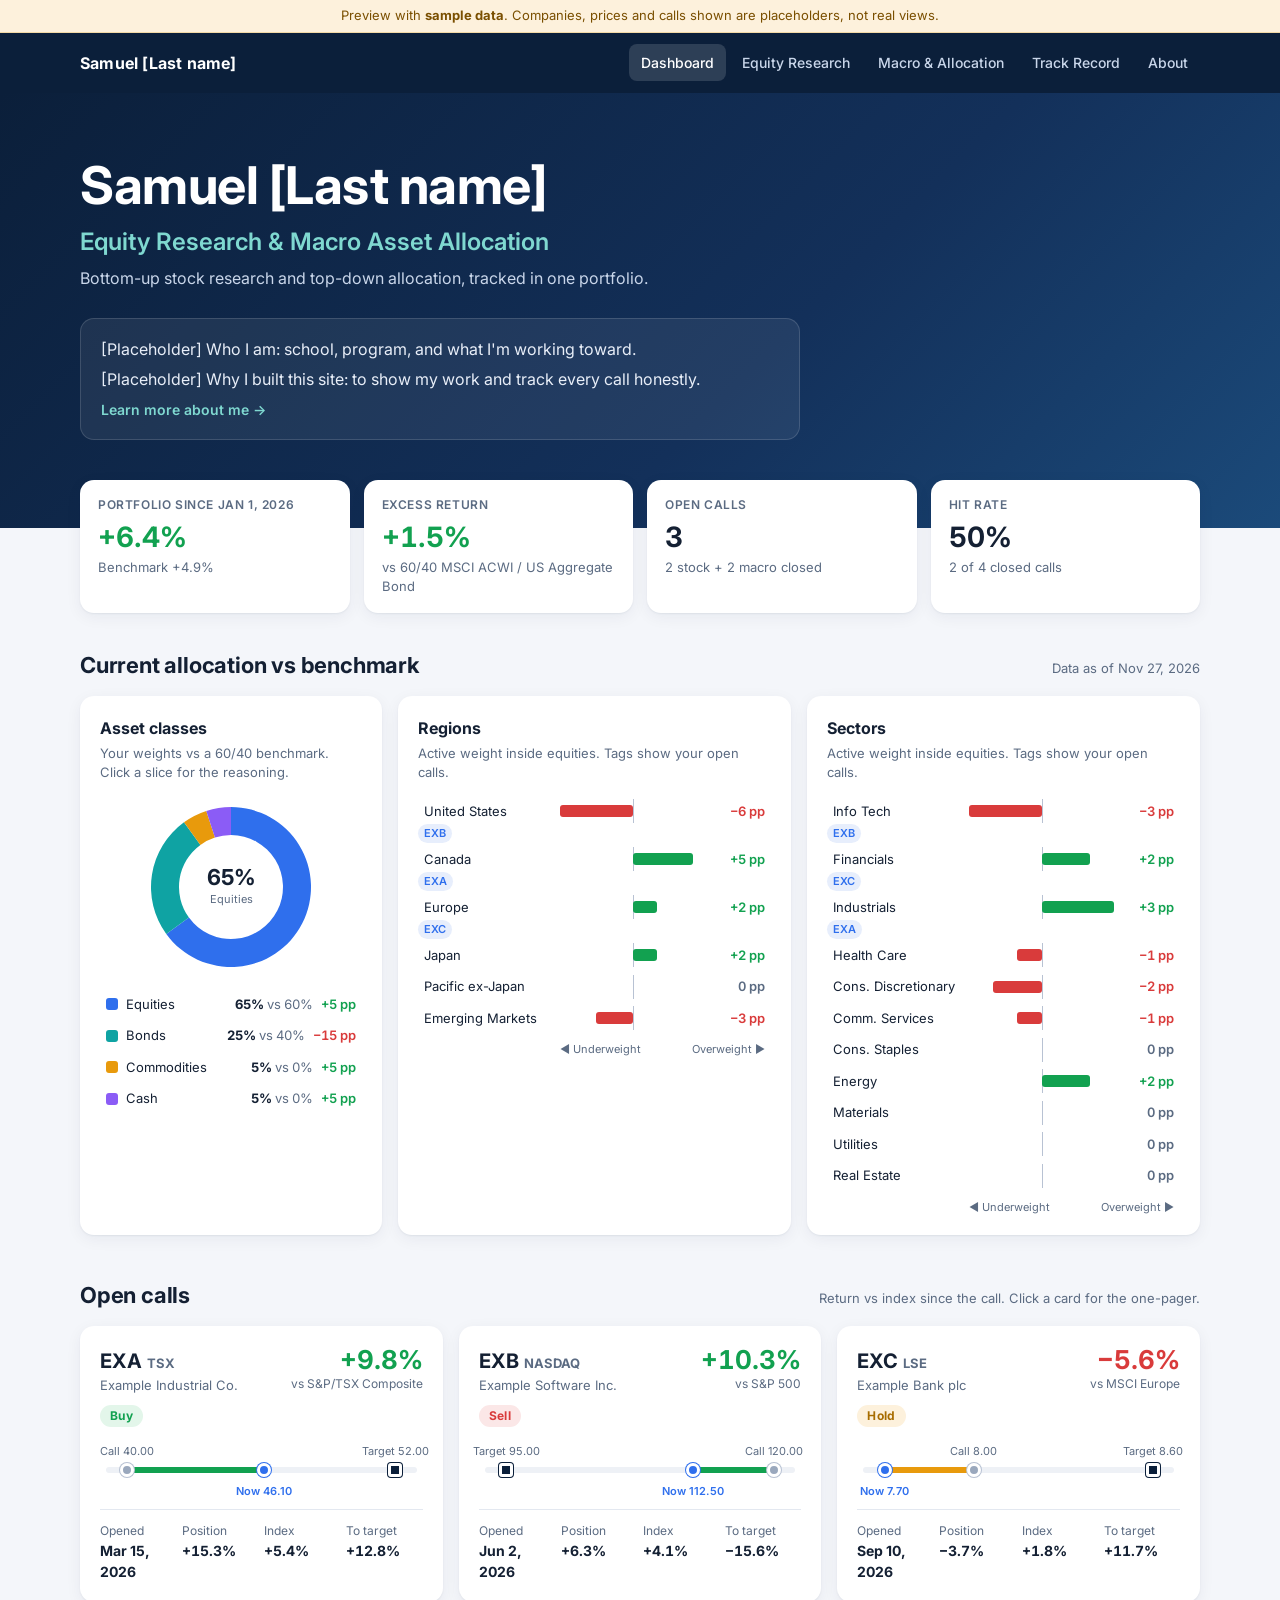
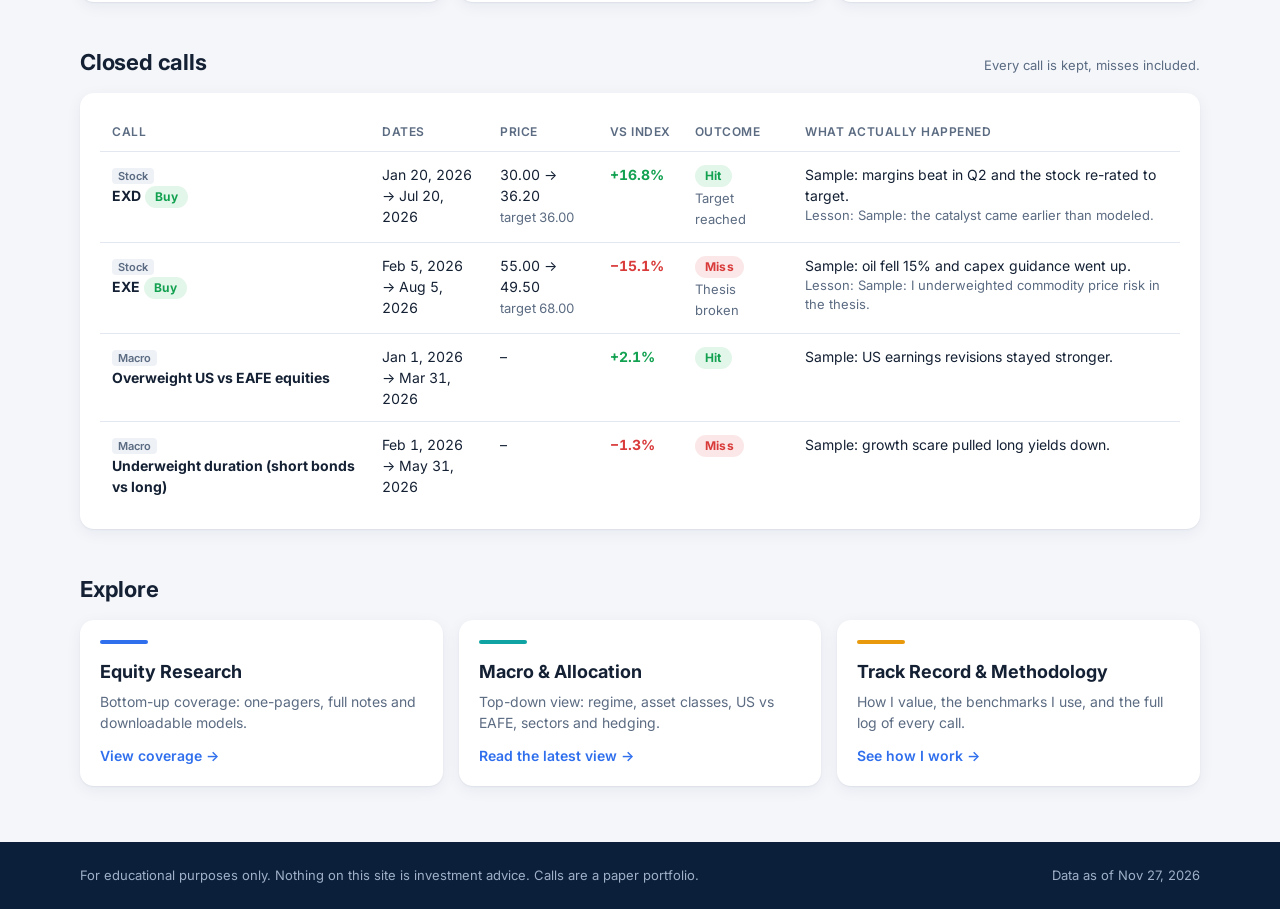
<file: index.html>
<!doctype html>
<html lang="en">
<head>
<meta charset="utf-8">
<meta name="viewport" content="width=device-width, initial-scale=1">
<title>{name} · Equity Research & Macro Allocation</title>
<meta name="description" content="Equity research and macro asset allocation portfolio.">
<link rel="preconnect" href="https://fonts.googleapis.com">
<link rel="preconnect" href="https://fonts.gstatic.com" crossorigin>
<link href="https://fonts.googleapis.com/css2?family=Inter:wght@400;500;600;700&display=swap" rel="stylesheet">
<link rel="stylesheet" href="assets/style.css">
</head>
<body data-page="home">
<div id="site-header"></div>
<section class="hero" id="hero"></section>
<div class="wrap">
  <div class="kpis" id="kpis"></div>

  <section class="block">
    <div class="section-head"><h2>Current allocation vs benchmark</h2><span class="hint" id="asof"></span></div>
    <div class="grid-alloc">
      <div class="card"><h3>Asset classes</h3><p class="card-sub">Your weights vs a 60/40 benchmark. Click a slice for the reasoning.</p><div id="donut"></div></div>
      <div class="card"><h3>Regions</h3><p class="card-sub">Active weight inside equities. Tags show your open calls.</p><div id="regions"></div></div>
      <div class="card"><h3>Sectors</h3><p class="card-sub">Active weight inside equities. Tags show your open calls.</p><div id="sectors"></div></div>
    </div>
  </section>

  <section class="block" id="open-calls">
    <div class="section-head"><h2>Open calls</h2><span class="hint">Return vs index since the call. Click a card for the one-pager.</span></div>
    <div class="calls" id="open-calls-list"></div>
  </section>

  <section class="block" id="closed-calls">
    <div class="section-head"><h2>Closed calls</h2><span class="hint">Every call is kept, misses included.</span></div>
    <div id="closed-calls-list"></div>
  </section>

  <section class="block">
    <div class="section-head"><h2>Explore</h2></div>
    <div class="explore">
      <a class="card card-link" href="equity.html"><div class="accent" style="background:var(--blue)"></div><h3>Equity Research</h3><p>Bottom-up coverage: one-pagers, full notes and downloadable models.</p><div class="go">View coverage →</div></a>
      <a class="card card-link" href="macro.html"><div class="accent" style="background:var(--teal)"></div><h3>Macro & Allocation</h3><p>Top-down view: regime, asset classes, US vs EAFE, sectors and hedging.</p><div class="go">Read the latest view →</div></a>
      <a class="card card-link" href="track-record.html"><div class="accent" style="background:var(--amber)"></div><h3>Track Record & Methodology</h3><p>How I value, the benchmarks I use, and the full log of every call.</p><div class="go">See how I work →</div></a>
    </div>
  </section>
</div>
<div id="site-footer"></div>
<script src="assets/data.js"></script>
<script src="assets/app.js"></script>
</body>
</html>
</file>
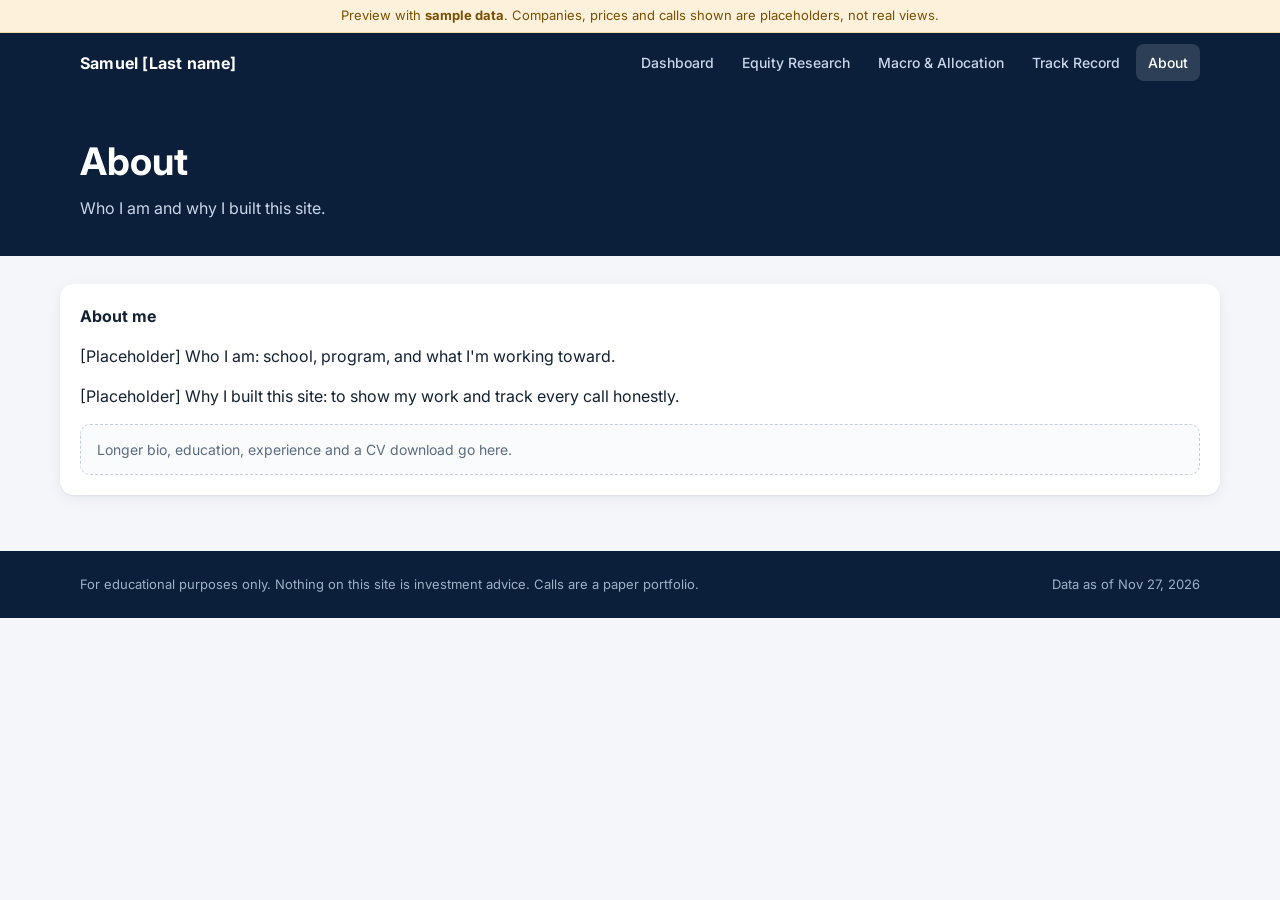
<file: about.html>
<!doctype html>
<html lang="en">
<head>
<meta charset="utf-8">
<meta name="viewport" content="width=device-width, initial-scale=1">
<title>About · {name}</title>
<meta name="description" content="Equity research and macro asset allocation portfolio.">
<link rel="preconnect" href="https://fonts.googleapis.com">
<link rel="preconnect" href="https://fonts.gstatic.com" crossorigin>
<link href="https://fonts.googleapis.com/css2?family=Inter:wght@400;500;600;700&display=swap" rel="stylesheet">
<link rel="stylesheet" href="assets/style.css">
</head>
<body data-page="about">
<div id="site-header"></div>
<section class="page-hero"><div class="wrap"><h1>About</h1><p>Who I am and why I built this site.</p></div></section>
<div class="wrap page-body" id="about-body"></div>
<div id="site-footer"></div>
<script src="assets/data.js"></script>
<script src="assets/app.js"></script>
</body>
</html>
</file>
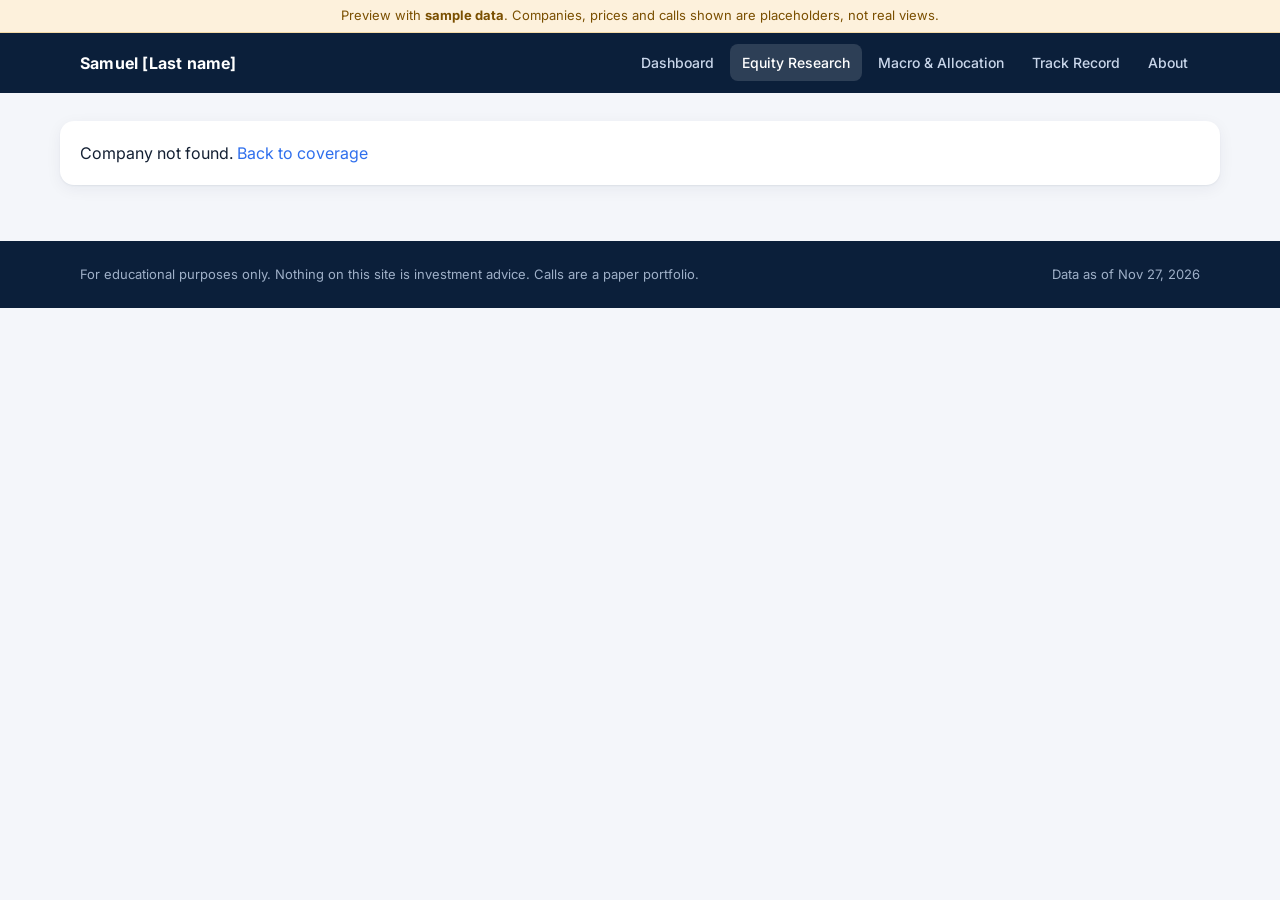
<file: company.html>
<!doctype html>
<html lang="en">
<head>
<meta charset="utf-8">
<meta name="viewport" content="width=device-width, initial-scale=1">
<title>Company · {name}</title>
<meta name="description" content="Equity research and macro asset allocation portfolio.">
<link rel="preconnect" href="https://fonts.googleapis.com">
<link rel="preconnect" href="https://fonts.gstatic.com" crossorigin>
<link href="https://fonts.googleapis.com/css2?family=Inter:wght@400;500;600;700&display=swap" rel="stylesheet">
<link rel="stylesheet" href="assets/style.css">
</head>
<body data-page="company">
<div id="site-header"></div>
<div id="company"></div>
<div id="site-footer"></div>
<script src="assets/data.js"></script>
<script src="assets/app.js"></script>
</body>
</html>
</file>
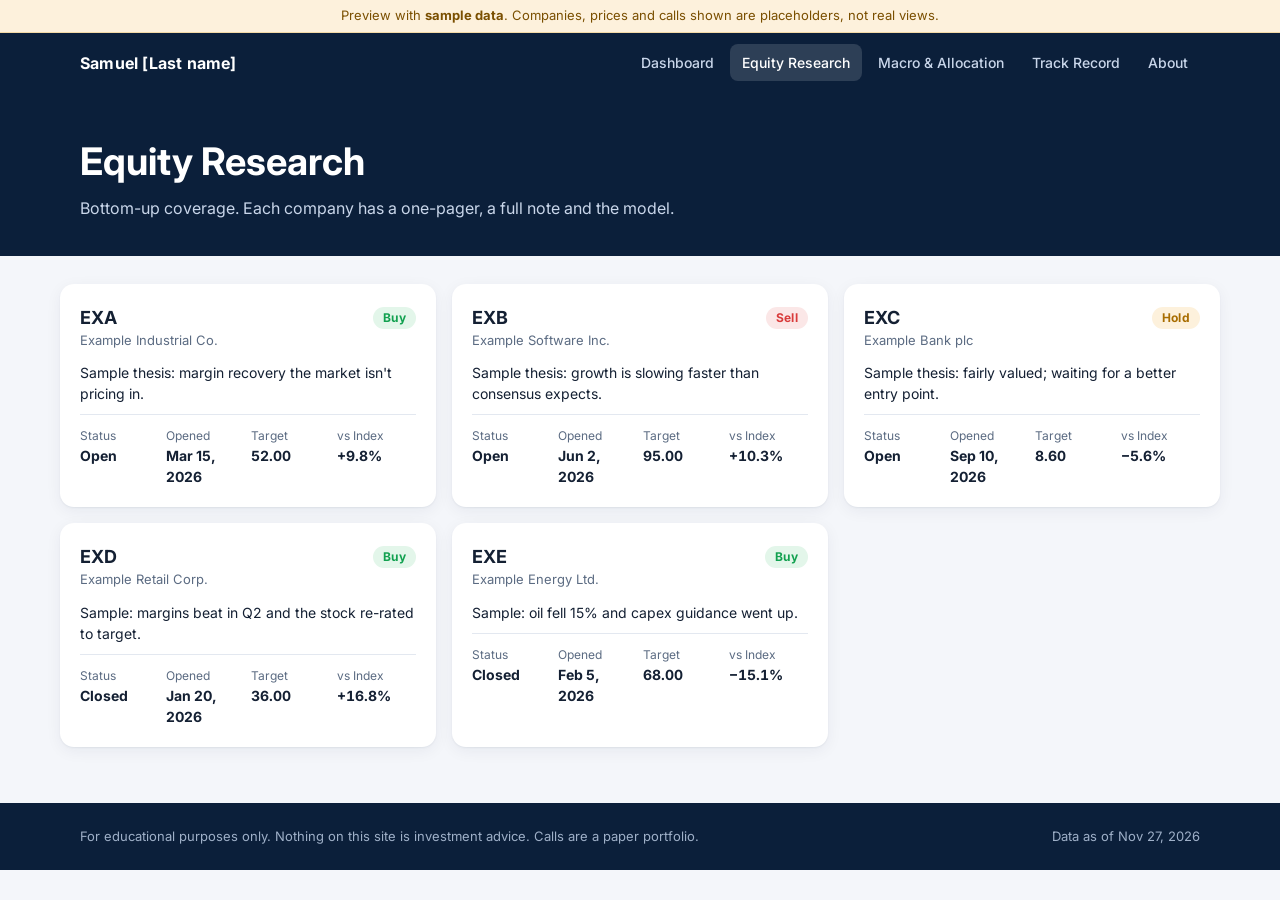
<file: equity.html>
<!doctype html>
<html lang="en">
<head>
<meta charset="utf-8">
<meta name="viewport" content="width=device-width, initial-scale=1">
<title>Equity Research · {name}</title>
<meta name="description" content="Equity research and macro asset allocation portfolio.">
<link rel="preconnect" href="https://fonts.googleapis.com">
<link rel="preconnect" href="https://fonts.gstatic.com" crossorigin>
<link href="https://fonts.googleapis.com/css2?family=Inter:wght@400;500;600;700&display=swap" rel="stylesheet">
<link rel="stylesheet" href="assets/style.css">
</head>
<body data-page="equity">
<div id="site-header"></div>
<section class="page-hero"><div class="wrap"><h1>Equity Research</h1><p>Bottom-up coverage. Each company has a one-pager, a full note and the model.</p></div></section>
<div class="wrap page-body"><div id="coverage"></div></div>
<div id="site-footer"></div>
<script src="assets/data.js"></script>
<script src="assets/app.js"></script>
</body>
</html>
</file>
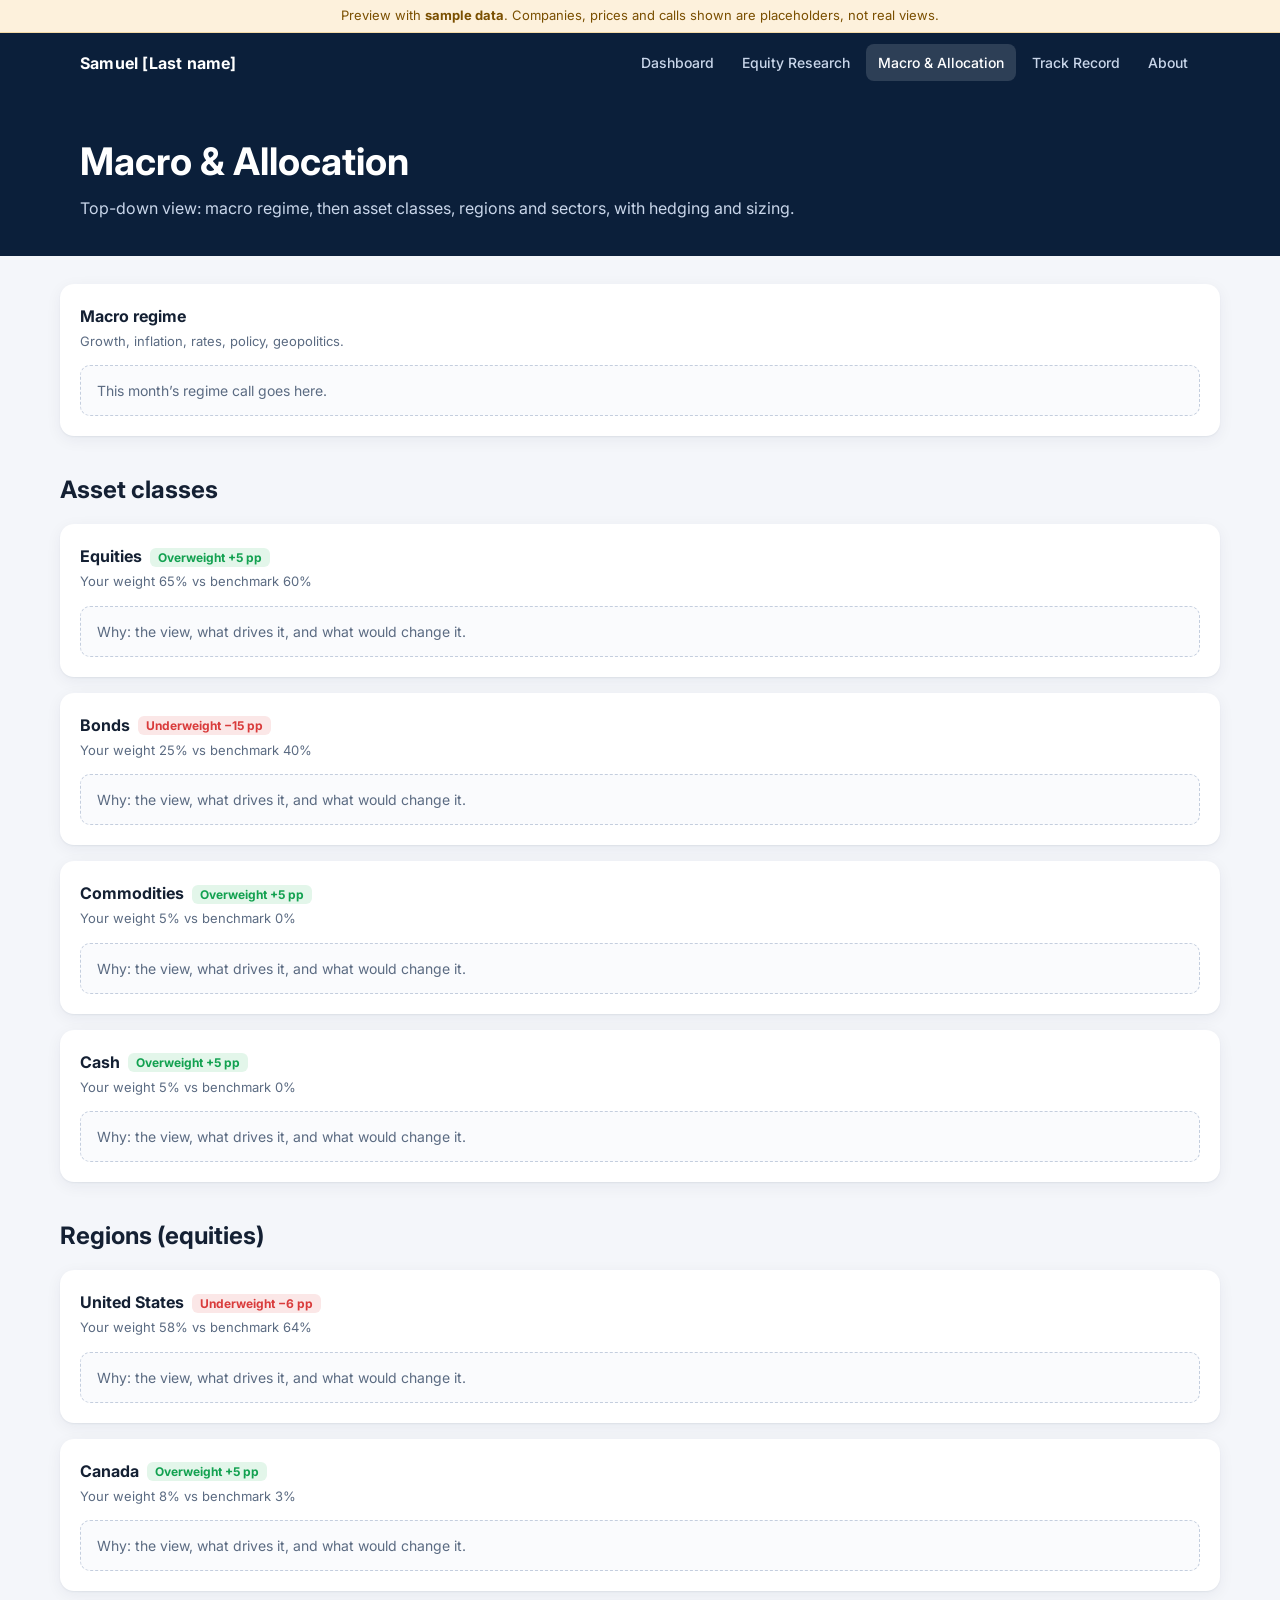
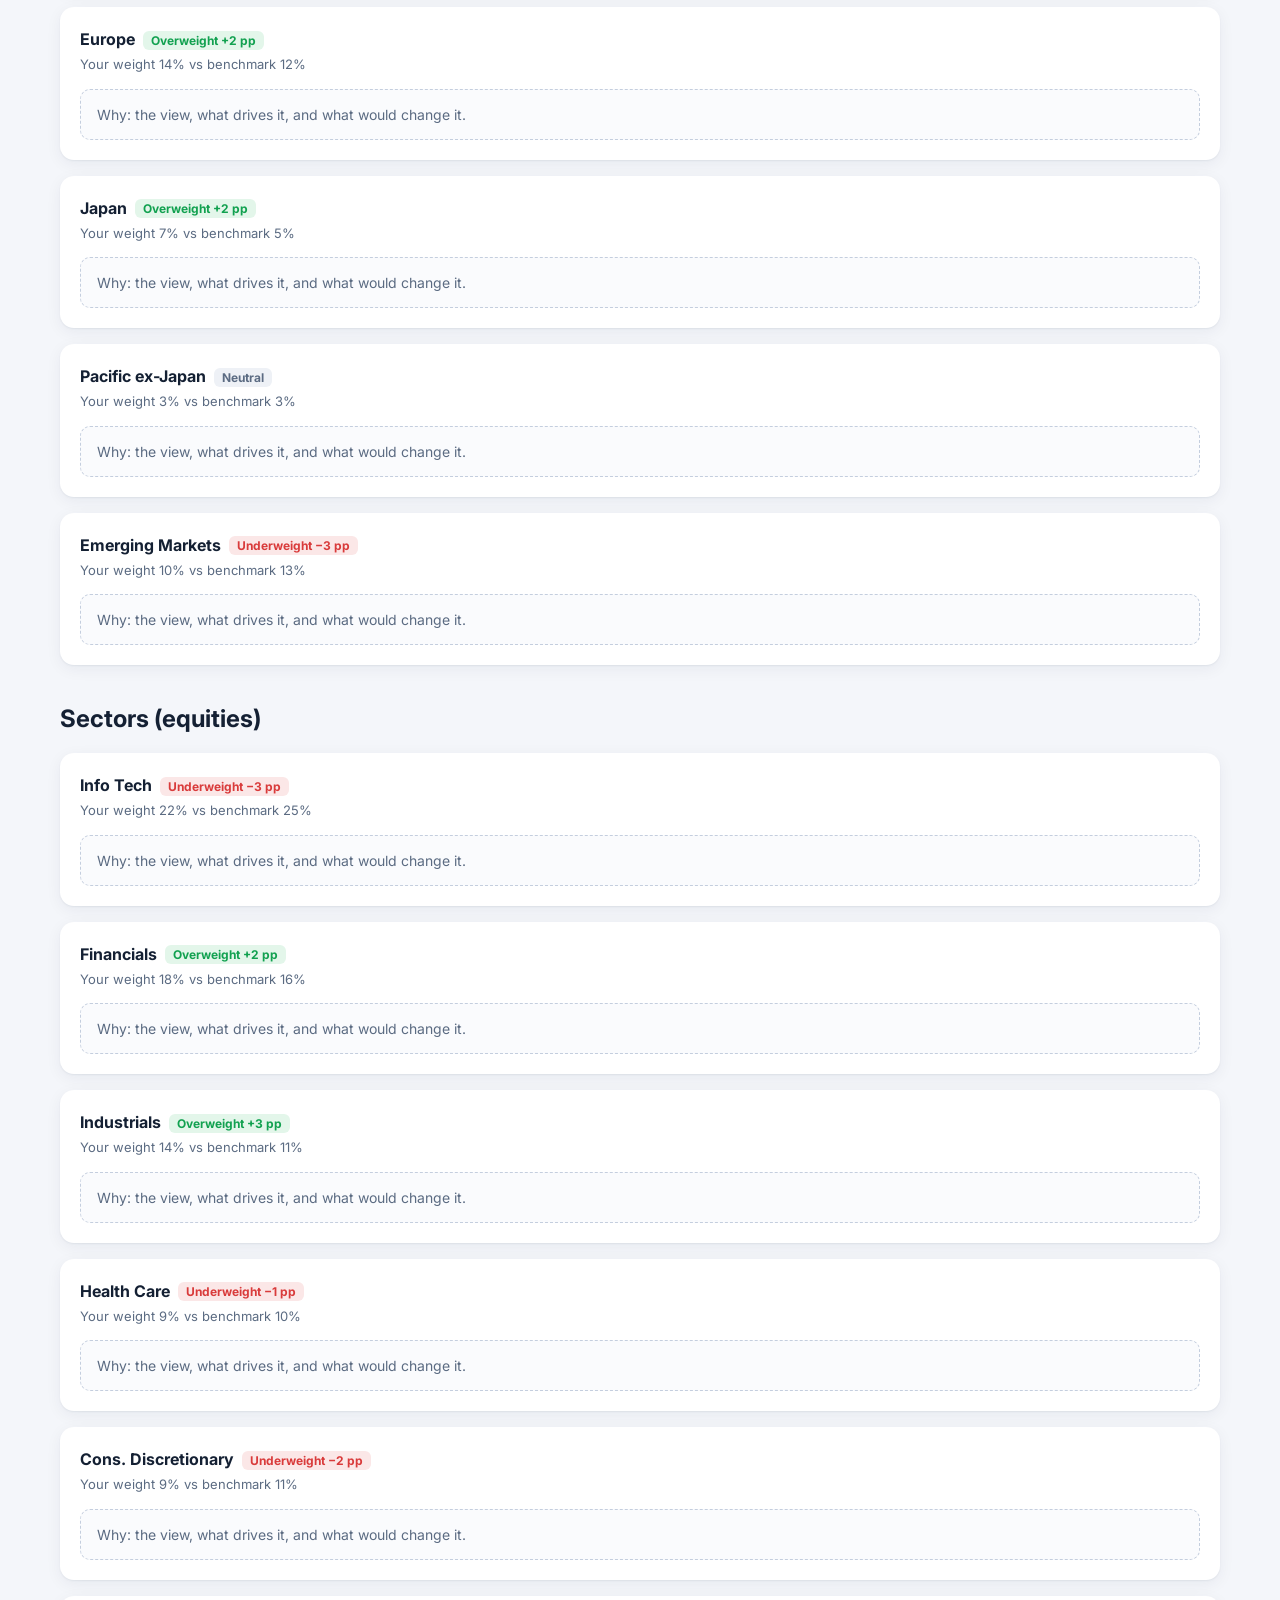
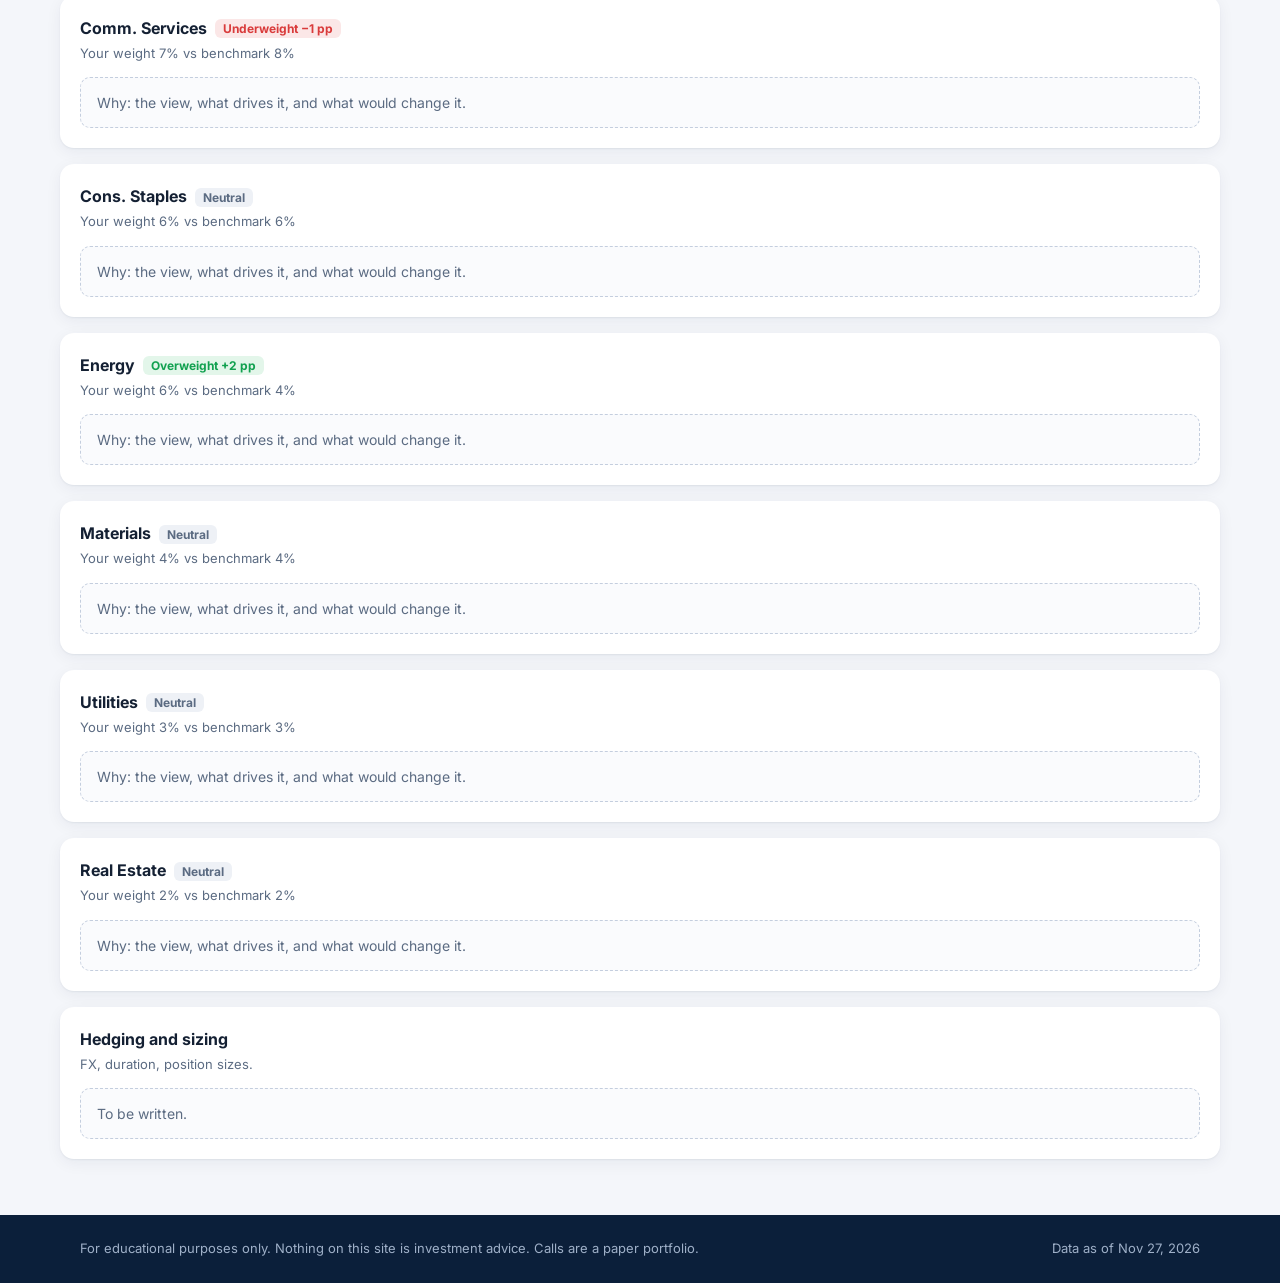
<file: macro.html>
<!doctype html>
<html lang="en">
<head>
<meta charset="utf-8">
<meta name="viewport" content="width=device-width, initial-scale=1">
<title>Macro & Allocation · {name}</title>
<meta name="description" content="Equity research and macro asset allocation portfolio.">
<link rel="preconnect" href="https://fonts.googleapis.com">
<link rel="preconnect" href="https://fonts.gstatic.com" crossorigin>
<link href="https://fonts.googleapis.com/css2?family=Inter:wght@400;500;600;700&display=swap" rel="stylesheet">
<link rel="stylesheet" href="assets/style.css">
</head>
<body data-page="macro">
<div id="site-header"></div>
<section class="page-hero"><div class="wrap"><h1>Macro & Allocation</h1><p>Top-down view: macro regime, then asset classes, regions and sectors, with hedging and sizing.</p></div></section>
<div class="wrap page-body" id="macro-body"></div>
<div id="site-footer"></div>
<script src="assets/data.js"></script>
<script src="assets/app.js"></script>
</body>
</html>
</file>
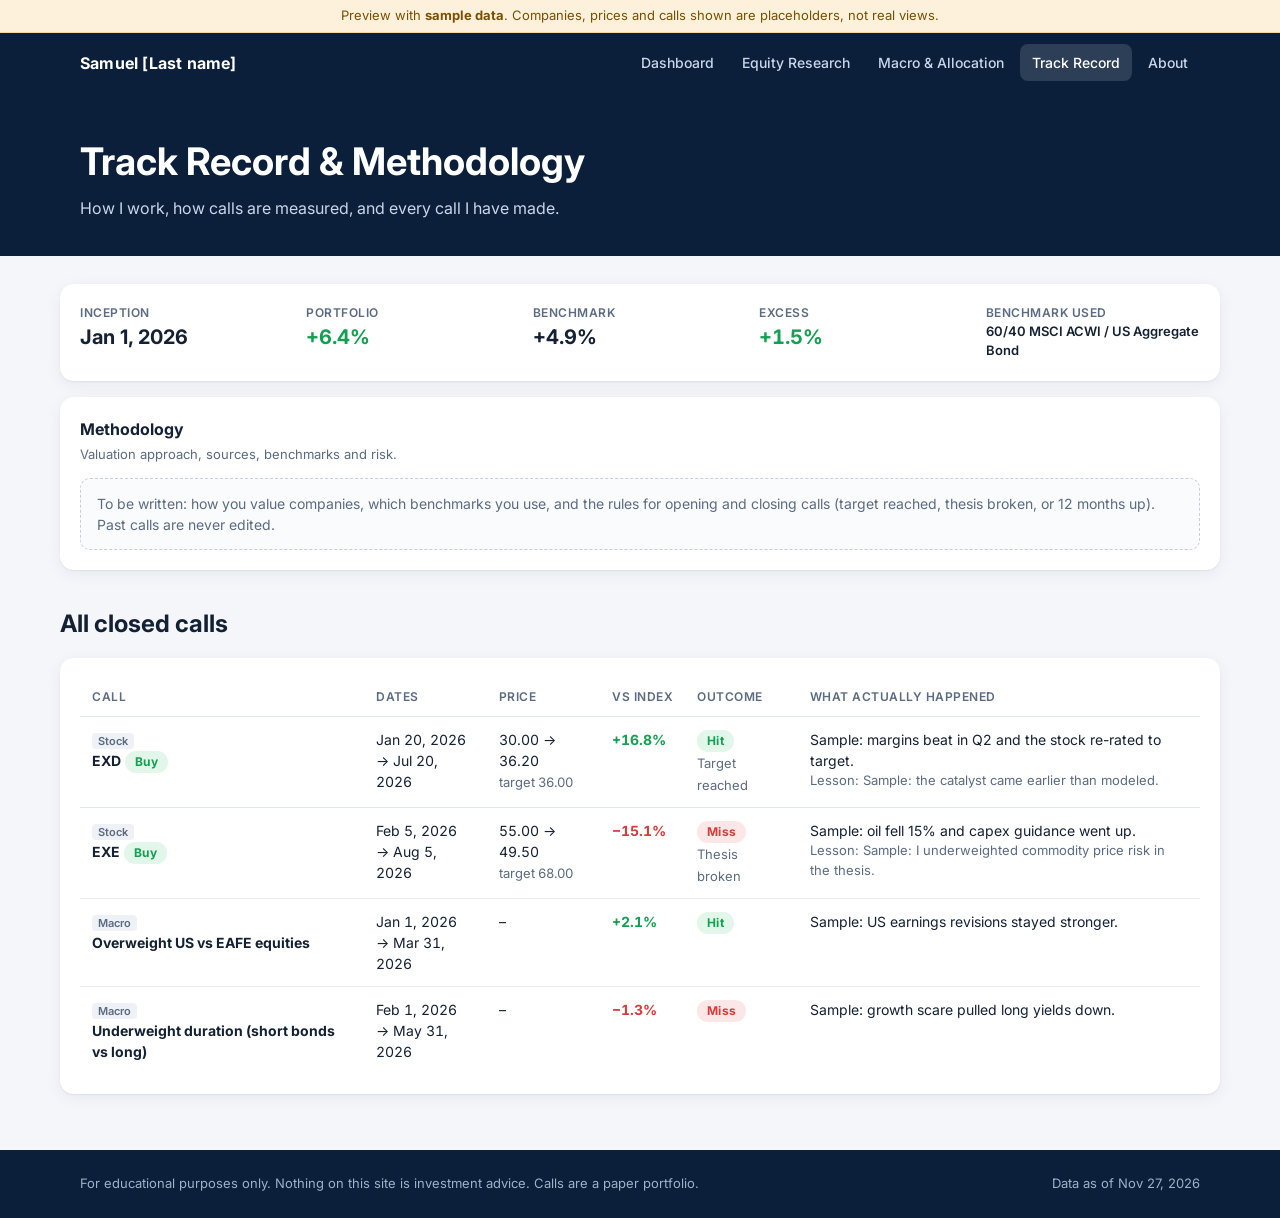
<file: track-record.html>
<!doctype html>
<html lang="en">
<head>
<meta charset="utf-8">
<meta name="viewport" content="width=device-width, initial-scale=1">
<title>Track Record · {name}</title>
<meta name="description" content="Equity research and macro asset allocation portfolio.">
<link rel="preconnect" href="https://fonts.googleapis.com">
<link rel="preconnect" href="https://fonts.gstatic.com" crossorigin>
<link href="https://fonts.googleapis.com/css2?family=Inter:wght@400;500;600;700&display=swap" rel="stylesheet">
<link rel="stylesheet" href="assets/style.css">
</head>
<body data-page="track">
<div id="site-header"></div>
<section class="page-hero"><div class="wrap"><h1>Track Record & Methodology</h1><p>How I work, how calls are measured, and every call I have made.</p></div></section>
<div class="wrap page-body">
  <div id="track-perf"></div>
  <div class="card"><h3>Methodology</h3><p class="card-sub">Valuation approach, sources, benchmarks and risk.</p><div class="placeholder">To be written: how you value companies, which benchmarks you use, and the rules for opening and closing calls (target reached, thesis broken, or 12 months up). Past calls are never edited.</div></div>
  <h2 style="margin:20px 0 0">All closed calls</h2>
  <div id="track-closed"></div>
</div>
<div id="site-footer"></div>
<script src="assets/data.js"></script>
<script src="assets/app.js"></script>
</body>
</html>
</file>
<file: assets/style.css>
:root {
  --navy: #0b1f3a;
  --navy-2: #13305a;
  --ink: #142033;
  --muted: #5b6b82;
  --line: #e3e8f0;
  --bg: #f4f6fa;
  --card: #ffffff;
  --blue: #2f6fed;
  --teal: #0fa3a3;
  --green: #12a150;
  --green-bg: #e3f6ea;
  --red: #d93b3b;
  --red-bg: #fbe7e7;
  --amber: #e89a0c;
  --amber-bg: #fdf1dc;
  --gray-bg: #eef1f6;
  --radius: 14px;
  --shadow: 0 1px 2px rgba(16, 32, 64, .06), 0 4px 16px rgba(16, 32, 64, .06);
}

* { box-sizing: border-box; }
html { scroll-behavior: smooth; }
body {
  margin: 0;
  font-family: "Inter", system-ui, -apple-system, "Segoe UI", Roboto, sans-serif;
  color: var(--ink);
  background: var(--bg);
  line-height: 1.5;
  -webkit-font-smoothing: antialiased;
}
a { color: var(--blue); text-decoration: none; }
a:hover { text-decoration: underline; }
.wrap { max-width: 1160px; margin: 0 auto; padding: 0 20px; }
.num { font-variant-numeric: tabular-nums; }

/* Sample banner */
.sample-banner {
  background: var(--amber-bg); color: #7a4f00; font-size: 13px; text-align: center;
  padding: 6px 16px; border-bottom: 1px solid #f3d9a6;
}

/* Header / nav */
.site-header { background: var(--navy); color: #fff; position: sticky; top: 0; z-index: 20; }
.site-header .wrap { display: flex; align-items: center; justify-content: space-between; height: 60px; gap: 16px; }
.brand { color: #fff; font-weight: 700; letter-spacing: .2px; white-space: nowrap; }
.brand:hover { text-decoration: none; opacity: .9; }
.nav { display: flex; gap: 4px; flex-wrap: wrap; }
.nav a { color: #c9d6ea; font-size: 14px; font-weight: 500; padding: 8px 12px; border-radius: 8px; }
.nav a:hover { color: #fff; background: rgba(255,255,255,.08); text-decoration: none; }
.nav a.active { color: #fff; background: rgba(255,255,255,.14); }
.nav-toggle { display: none; background: none; border: 1px solid rgba(255,255,255,.3); color: #fff; border-radius: 8px; padding: 6px 10px; font: inherit; }

/* Hero */
.hero { background: linear-gradient(135deg, var(--navy) 0%, var(--navy-2) 60%, #1b4a7a 100%); color: #fff; padding: 64px 0 88px; }
.hero h1 { font-size: clamp(34px, 5vw, 52px); line-height: 1.1; margin: 0 0 10px; letter-spacing: -.5px; }
.hero .title { font-size: clamp(18px, 2.4vw, 24px); font-weight: 600; color: #7fd8d0; margin: 0 0 6px; }
.hero .subtitle { color: #c9d6ea; margin: 0 0 28px; font-size: 16px; }
.about-snippet { max-width: 720px; background: rgba(255,255,255,.07); border: 1px solid rgba(255,255,255,.14); border-radius: var(--radius); padding: 18px 20px; display: block; color: #e8eef8; transition: background .15s; }
.about-snippet:hover { background: rgba(255,255,255,.12); text-decoration: none; }
.about-snippet p { margin: 0 0 6px; }
.about-snippet .more { color: #7fd8d0; font-weight: 600; font-size: 14px; }

/* KPI strip */
.kpis { display: grid; grid-template-columns: repeat(4, 1fr); gap: 14px; margin-top: -48px; position: relative; }
.kpi { background: var(--card); border-radius: var(--radius); box-shadow: var(--shadow); padding: 16px 18px; }
.kpi .label { font-size: 12px; text-transform: uppercase; letter-spacing: .6px; color: var(--muted); font-weight: 600; }
.kpi .value { font-size: 28px; font-weight: 700; margin-top: 2px; }
.kpi .sub { font-size: 13px; color: var(--muted); }

/* Sections and cards */
section.block { padding: 36px 0 8px; }
.section-head { display: flex; align-items: baseline; justify-content: space-between; gap: 12px; margin-bottom: 14px; flex-wrap: wrap; }
.section-head h2 { margin: 0; font-size: 22px; letter-spacing: -.2px; }
.section-head .hint { color: var(--muted); font-size: 13px; }
.card { background: var(--card); border-radius: var(--radius); box-shadow: var(--shadow); padding: 20px; }
.card h3 { margin: 0 0 4px; font-size: 16px; }
.card .card-sub { margin: 0 0 14px; color: var(--muted); font-size: 13px; }
.card-link { color: inherit; display: block; transition: transform .12s, box-shadow .12s; }
.card-link:hover { text-decoration: none; transform: translateY(-2px); box-shadow: 0 2px 4px rgba(16,32,64,.08), 0 10px 24px rgba(16,32,64,.1); }

.grid-alloc { display: grid; grid-template-columns: 1fr 1.3fr 1.3fr; gap: 16px; }

/* Donut */
.donut-wrap { display: flex; flex-direction: column; align-items: center; gap: 14px; }
.donut { width: 180px; height: 180px; }
.donut path { cursor: pointer; transition: opacity .15s; }
.donut:hover path { opacity: .55; }
.donut path:hover { opacity: 1; }
.donut .center-big { font-size: 22px; font-weight: 700; fill: var(--ink); }
.donut .center-small { font-size: 11px; fill: var(--muted); }
.legend { width: 100%; display: grid; gap: 4px; }
.legend a { display: grid; grid-template-columns: 12px 1fr auto auto; gap: 8px; align-items: center; color: var(--ink); font-size: 13px; padding: 4px 6px; border-radius: 6px; }
.legend a:hover { background: var(--gray-bg); text-decoration: none; }
.swatch { width: 12px; height: 12px; border-radius: 3px; }
.legend .bm { color: var(--muted); }

/* Active-weight bars */
.bars { display: grid; gap: 2px; }
.bar-row { display: grid; grid-template-columns: 128px 1fr 52px; align-items: center; gap: 8px; padding: 5px 6px; border-radius: 6px; color: var(--ink); font-size: 13px; }
.bar-row:hover { background: var(--gray-bg); text-decoration: none; }
.bar-name { white-space: nowrap; overflow: hidden; text-overflow: ellipsis; }
.bar-track { position: relative; height: 16px; }
.bar-track::before { content: ""; position: absolute; left: 50%; top: -4px; bottom: -4px; width: 1px; background: #b8c2d3; }
.bar-fill { position: absolute; top: 2px; height: 12px; border-radius: 3px; }
.bar-fill.pos { left: 50%; background: var(--green); }
.bar-fill.neg { right: 50%; background: var(--red); }
.bar-val { text-align: right; font-weight: 600; }
.bar-val.pos { color: var(--green); }
.bar-val.neg { color: var(--red); }
.bar-val.zero { color: var(--muted); }
.ticker-tags { grid-column: 2 / 4; display: flex; gap: 4px; flex-wrap: wrap; margin-top: -2px; }
.ticker-tag { font-size: 11px; font-weight: 600; padding: 1px 6px; border-radius: 999px; background: #e7eefc; color: var(--blue); }
.ticker-tag:hover { background: var(--blue); color: #fff; text-decoration: none; }
.bars-legend { display: flex; justify-content: space-between; font-size: 11px; color: var(--muted); margin: 8px 6px 0 142px; }

/* Rating badges */
.badge { display: inline-block; font-size: 12px; font-weight: 700; padding: 2px 10px; border-radius: 999px; letter-spacing: .3px; }
.badge.buy { background: var(--green-bg); color: var(--green); }
.badge.sell { background: var(--red-bg); color: var(--red); }
.badge.hold { background: var(--amber-bg); color: #a86d00; }
.badge.hit { background: var(--green-bg); color: var(--green); }
.badge.miss { background: var(--red-bg); color: var(--red); }

/* Call cards */
.calls { display: grid; grid-template-columns: repeat(auto-fill, minmax(320px, 1fr)); gap: 16px; }
.call-card .top { display: flex; justify-content: space-between; align-items: flex-start; gap: 10px; }
.call-card .ticker { font-size: 20px; font-weight: 700; }
.call-card .co { color: var(--muted); font-size: 13px; }
.call-card .rel { text-align: right; }
.call-card .rel .big { font-size: 26px; font-weight: 700; line-height: 1.1; }
.call-card .rel .small { font-size: 12px; color: var(--muted); }
.pos { color: var(--green); }
.neg { color: var(--red); }

.pricebar { position: relative; height: 54px; margin: 18px 6px 6px; }
.pricebar .track { position: absolute; left: 0; right: 0; top: 22px; height: 6px; background: var(--gray-bg); border-radius: 3px; }
.pricebar .fill { position: absolute; top: 22px; height: 6px; border-radius: 3px; }
.pricebar .mark { position: absolute; top: 16px; transform: translateX(-50%); text-align: center; }
.pricebar .mark .dot { width: 14px; height: 14px; border-radius: 50%; margin: 2px auto 0; border: 3px solid #fff; box-shadow: 0 0 0 1px #b8c2d3; background: #9aa8bd; }
.pricebar .mark.current .dot { background: var(--blue); box-shadow: 0 0 0 1px var(--blue); }
.pricebar .mark.target .dot { background: var(--navy); box-shadow: 0 0 0 1px var(--navy); border-radius: 3px; }
.pricebar .mark .lbl { position: absolute; left: 50%; transform: translateX(-50%); white-space: nowrap; font-size: 11px; color: var(--muted); }
.pricebar .mark .lbl.up { top: -18px; }
.pricebar .mark .lbl.down { top: 22px; }
.pricebar .mark.current .lbl { color: var(--blue); font-weight: 600; }
.call-meta { display: grid; grid-template-columns: repeat(4, 1fr); gap: 6px; border-top: 1px solid var(--line); padding-top: 12px; margin-top: 10px; font-size: 12px; color: var(--muted); }
.call-meta b { display: block; color: var(--ink); font-size: 14px; }

/* Tables */
.table-wrap { overflow-x: auto; }
table { width: 100%; border-collapse: collapse; font-size: 14px; }
th { text-align: left; font-size: 12px; text-transform: uppercase; letter-spacing: .5px; color: var(--muted); font-weight: 600; padding: 10px 12px; border-bottom: 1px solid var(--line); white-space: nowrap; }
td { padding: 12px; border-bottom: 1px solid var(--line); vertical-align: top; }
tr:last-child td { border-bottom: 0; }
tr.clickable { cursor: pointer; }
tr.clickable:hover td { background: #f8fafd; }
td .lesson { color: var(--muted); font-size: 13px; }
.type-tag { font-size: 11px; font-weight: 600; color: var(--muted); background: var(--gray-bg); border-radius: 4px; padding: 1px 6px; }

/* Explore links */
.explore { display: grid; grid-template-columns: repeat(3, 1fr); gap: 16px; padding-bottom: 48px; }
.explore .card h3 { font-size: 18px; margin-bottom: 6px; }
.explore .card p { margin: 0; color: var(--muted); font-size: 14px; }
.explore .card .go { margin-top: 12px; font-weight: 600; color: var(--blue); font-size: 14px; }
.explore .accent { height: 4px; border-radius: 4px; margin-bottom: 14px; width: 48px; }

/* Inner pages */
.page-hero { background: var(--navy); color: #fff; padding: 40px 0 36px; }
.page-hero h1 { margin: 0 0 6px; font-size: clamp(28px, 4vw, 38px); }
.page-hero p { margin: 0; color: #c9d6ea; max-width: 720px; }
.page-body { padding: 28px 0 56px; display: grid; gap: 16px; }
.placeholder { border: 1.5px dashed #c4cede; background: #fafbfd; border-radius: 10px; padding: 14px 16px; color: var(--muted); font-size: 14px; }
.anchor-section { scroll-margin-top: 76px; }
.anchor-section:target { box-shadow: 0 0 0 2px var(--blue), var(--shadow); }
.stance { font-size: 12px; font-weight: 700; padding: 2px 8px; border-radius: 6px; margin-left: 8px; vertical-align: middle; }
.stance.ow { background: var(--green-bg); color: var(--green); }
.stance.uw { background: var(--red-bg); color: var(--red); }
.stance.n { background: var(--gray-bg); color: var(--muted); }
.strip { display: grid; grid-template-columns: repeat(5, 1fr); gap: 12px; }
.strip .cell .label { font-size: 12px; color: var(--muted); text-transform: uppercase; letter-spacing: .5px; font-weight: 600; }
.strip .cell .value { font-size: 20px; font-weight: 700; }
.sub-grid { display: grid; grid-template-columns: repeat(2, 1fr); gap: 16px; }
.back { color: #c9d6ea; font-size: 14px; display: inline-block; margin-bottom: 10px; }

/* Footer */
.site-footer { background: var(--navy); color: #9fb0c8; font-size: 13px; padding: 24px 0; }
.site-footer .wrap { display: flex; justify-content: space-between; gap: 16px; flex-wrap: wrap; }
.site-footer a { color: #c9d6ea; }

/* Responsive */
@media (max-width: 980px) {
  .grid-alloc { grid-template-columns: 1fr 1fr; }
  .grid-alloc > :first-child { grid-column: 1 / -1; }
  .explore { grid-template-columns: 1fr; }
  .strip { grid-template-columns: repeat(3, 1fr); }
}
@media (max-width: 720px) {
  .wrap { padding: 0 16px; }
  .kpis { grid-template-columns: repeat(2, 1fr); }
  .grid-alloc { grid-template-columns: 1fr; }
  .sub-grid { grid-template-columns: 1fr; }
  .strip { grid-template-columns: repeat(2, 1fr); }
  .nav-toggle { display: block; }
  .nav { display: none; position: absolute; top: 60px; left: 0; right: 0; background: var(--navy); flex-direction: column; padding: 8px 16px 14px; }
  .nav.open { display: flex; }
  .bar-row { grid-template-columns: 104px 1fr 46px; }
  .bars-legend { margin-left: 118px; }
  .calls { grid-template-columns: 1fr; }
  .hero { padding: 44px 0 80px; }
}
</file>
